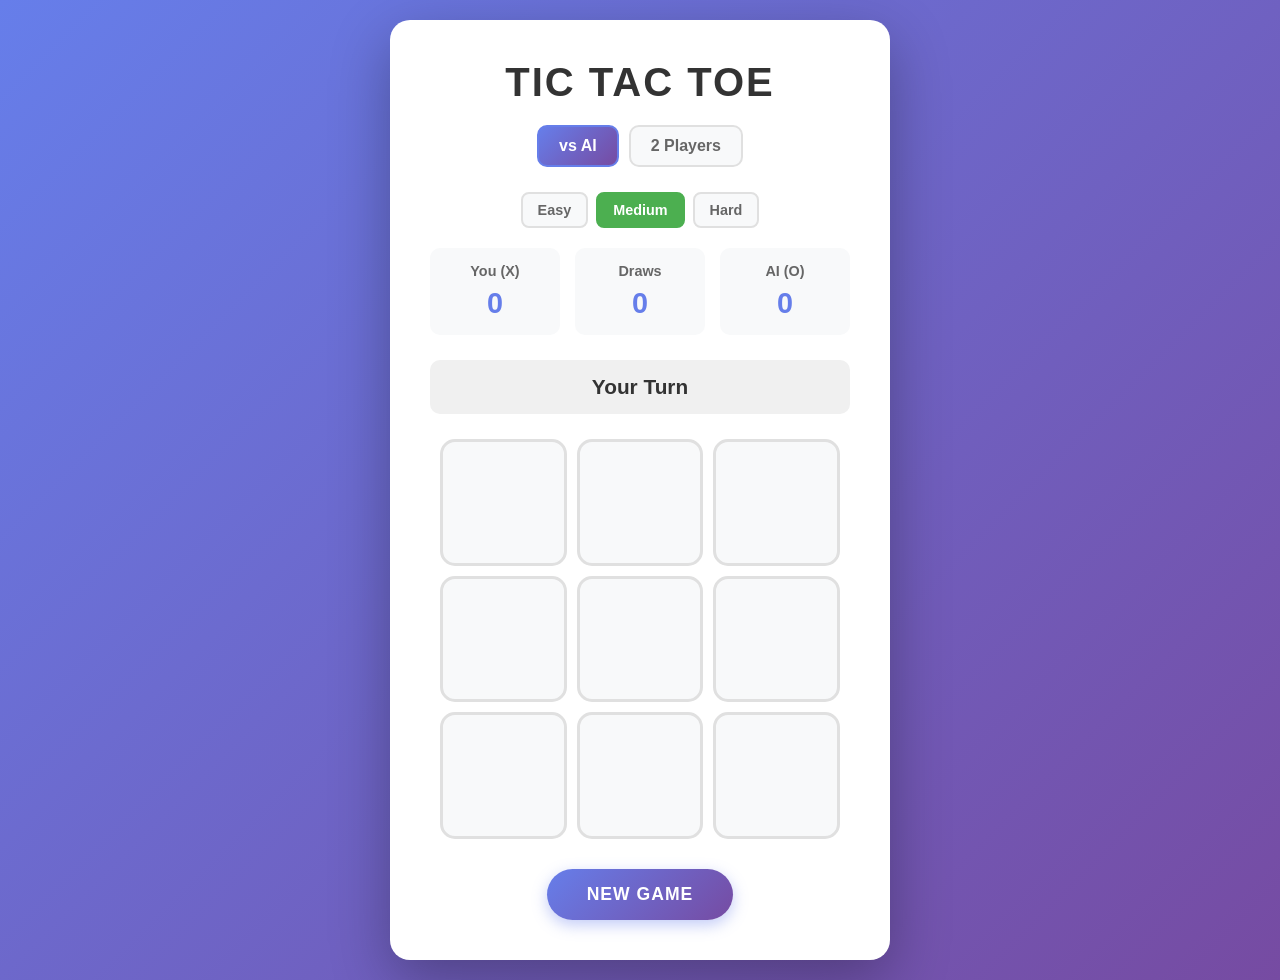
<file: index.html>
<!DOCTYPE html>
<html lang="en">
<head>
    <meta charset="UTF-8">
    <meta name="viewport" content="width=device-width, initial-scale=1.0">
    <title>Tic Tac Toe - vs AI</title>
    <link rel="stylesheet" href="tac.css">
</head>
<body>
    <div class="container">
        <h1 class="title">Tic Tac Toe</h1>
        
        <div class="mode-selection">
            <button class="mode-btn active" data-mode="ai">vs AI</button>
            <button class="mode-btn" data-mode="2player">2 Players</button>
        </div>

        <div class="difficulty-selection show">
            <button class="difficulty-btn" data-difficulty="easy">Easy</button>
            <button class="difficulty-btn active" data-difficulty="medium">Medium</button>
            <button class="difficulty-btn" data-difficulty="hard">Hard</button>
        </div>
        
        <div class="scoreboard">
            <div class="score-item">
                <div class="score-label" id="player1Label">You (X)</div>
                <div class="score-value" id="scoreX">0</div>
            </div>
            <div class="score-item">
                <div class="score-label">Draws</div>
                <div class="score-value" id="scoreDraw">0</div>
            </div>
            <div class="score-item">
                <div class="score-label" id="player2Label">AI (O)</div>
                <div class="score-value" id="scoreO">0</div>
            </div>
        </div>
        
        <div class="status" id="gameStatus">Your Turn</div>
        
        <div class="board" id="gameBoard">
            <div class="cell" data-index="0"></div>
            <div class="cell" data-index="1"></div>
            <div class="cell" data-index="2"></div>
            <div class="cell" data-index="3"></div>
            <div class="cell" data-index="4"></div>
            <div class="cell" data-index="5"></div>
            <div class="cell" data-index="6"></div>
            <div class="cell" data-index="7"></div>
            <div class="cell" data-index="8"></div>
        </div>
        
        <button class="reset-btn" id="resetBtn">New Game</button>
    </div>
    
    <script src="toe.js"></script>
</body>
</html>
</file>
<file: tac.css>
* {
    margin: 0;
    padding: 0;
    box-sizing: border-box;
}

body {
    font-family: 'Segoe UI', Tahoma, Geneva, Verdana, sans-serif;
    background: linear-gradient(135deg, #667eea 0%, #764ba2 100%);
    min-height: 100vh;
    display: flex;
    justify-content: center;
    align-items: center;
    padding: 20px;
}

.container {
    background: white;
    border-radius: 20px;
    padding: 40px;
    box-shadow: 0 20px 60px rgba(0, 0, 0, 0.3);
    max-width: 500px;
    width: 100%;
    text-align: center;
}

.title {
    color: #333;
    font-size: 2.5em;
    margin-bottom: 20px;
    text-transform: uppercase;
    letter-spacing: 2px;
}

.mode-selection {
    display: flex;
    gap: 10px;
    margin-bottom: 25px;
    justify-content: center;
}

.mode-btn {
    background: #f8f9fa;
    border: 2px solid #e0e0e0;
    padding: 10px 20px;
    border-radius: 10px;
    cursor: pointer;
    font-size: 1em;
    font-weight: 600;
    transition: all 0.3s ease;
    color: #666;
}

.mode-btn:hover {
    border-color: #667eea;
    background: #e3f2fd;
}

.mode-btn.active {
    background: linear-gradient(135deg, #667eea 0%, #764ba2 100%);
    color: white;
    border-color: #667eea;
}

.difficulty-selection {
    display: none;
    gap: 8px;
    margin-bottom: 20px;
    justify-content: center;
}

.difficulty-selection.show {
    display: flex;
}

.difficulty-btn {
    background: #f8f9fa;
    border: 2px solid #e0e0e0;
    padding: 8px 15px;
    border-radius: 8px;
    cursor: pointer;
    font-size: 0.9em;
    font-weight: 600;
    transition: all 0.3s ease;
    color: #666;
}

.difficulty-btn:hover {
    border-color: #667eea;
    background: #e3f2fd;
}

.difficulty-btn.active {
    background: #4caf50;
    color: white;
    border-color: #4caf50;
}

.scoreboard {
    display: flex;
    justify-content: space-around;
    margin-bottom: 25px;
    gap: 15px;
}

.score-item {
    background: #f8f9fa;
    padding: 15px 20px;
    border-radius: 10px;
    flex: 1;
    transition: transform 0.2s ease;
}

.score-item:hover {
    transform: translateY(-3px);
    box-shadow: 0 5px 15px rgba(0, 0, 0, 0.1);
}

.score-label {
    font-size: 0.9em;
    color: #666;
    margin-bottom: 8px;
    font-weight: 600;
}

.score-value {
    font-size: 1.8em;
    font-weight: bold;
    color: #667eea;
}

.status {
    font-size: 1.3em;
    font-weight: bold;
    color: #333;
    margin-bottom: 25px;
    padding: 15px;
    background: #f0f0f0;
    border-radius: 10px;
    transition: all 0.3s ease;
}

.status.win {
    background: #4caf50;
    color: white;
    animation: celebrate 0.5s ease;
}

.status.lose {
    background: #f44336;
    color: white;
    animation: celebrate 0.5s ease;
}

.status.draw {
    background: #ff9800;
    color: white;
}

.status.thinking {
    background: #2196f3;
    color: white;
}

.board {
    display: grid;
    grid-template-columns: repeat(3, 1fr);
    gap: 10px;
    margin-bottom: 30px;
    max-width: 400px;
    margin-left: auto;
    margin-right: auto;
}

.cell {
    aspect-ratio: 1;
    background: #f8f9fa;
    border: 3px solid #e0e0e0;
    border-radius: 15px;
    display: flex;
    justify-content: center;
    align-items: center;
    font-size: 3em;
    font-weight: bold;
    cursor: pointer;
    transition: all 0.3s ease;
    user-select: none;
}

.cell:hover {
    background: #e3f2fd;
    transform: scale(1.05);
    border-color: #667eea;
}

.cell.disabled {
    cursor: not-allowed;
    opacity: 0.6;
}

.cell.disabled:hover {
    transform: none;
    background: #f8f9fa;
}

.cell.x {
    color: #e91e63;
    animation: popIn 0.3s ease;
}

.cell.o {
    color: #2196f3;
    animation: popIn 0.3s ease;
}

.cell.winner {
    background: #4caf50;
    color: white;
    animation: winPulse 0.6s ease;
}

.reset-btn {
    background: linear-gradient(135deg, #667eea 0%, #764ba2 100%);
    color: white;
    border: none;
    padding: 15px 40px; 
    font-size: 1.1em;
    font-weight: bold;
    border-radius: 50px;
    cursor: pointer;
    transition: all 0.3s ease;
    box-shadow: 0 5px 15px rgba(102, 126, 234, 0.4);
    text-transform: uppercase;
    letter-spacing: 1px;
}

.reset-btn:hover {
    transform: translateY(-2px);
    box-shadow: 0 8px 20px rgba(102, 126, 234, 0.6);
}

.reset-btn:active {
    transform: translateY(0);
}

@keyframes popIn {
    0% {
        transform: scale(0);
        opacity: 0;
    }
    50% {
        transform: scale(1.2);
    }
    100% {
        transform: scale(1);
        opacity: 1;
    }
}

@keyframes winPulse {
    0%, 100% {
        transform: scale(1);
    }
    50% {
        transform: scale(1.1);
    }
}

@keyframes celebrate {
    0%, 100% {
        transform: scale(1);
    }
    25% {
        transform: scale(1.05) rotate(-2deg);
    }
    75% {
        transform: scale(1.05) rotate(2deg);
    }
}

@media (max-width: 600px) {
    .container {
        padding: 25px;
    }
    
    .title {
        font-size: 2em;
        margin-bottom: 15px;
    }

    .mode-selection {
        flex-direction: column;
    }

    .mode-btn {
        width: 100%;
    }
    
    .scoreboard {
        gap: 10px;
    }
    
    .score-item {
        padding: 12px 15px;
    }
    
    .score-label {
        font-size: 0.8em;
    }
    
    .score-value {
        font-size: 1.5em;
    }
    
    .status {
        font-size: 1.1em;
        padding: 12px;
        margin-bottom: 20px;
    }
    
    .cell {
        font-size: 2.5em;
    }
    
    .board {
        gap: 8px;
        margin-bottom: 25px;
    }
    
    .reset-btn {
        padding: 12px 30px;
        font-size: 1em;
    }
}

@media (max-width: 400px) {
    .title {
        font-size: 1.5em;
    }
    
    .cell {
        font-size: 2em;
        border-width: 2px;
    }
    
    .score-label {
        font-size: 0.7em;
    }
    
    .score-value {
        font-size: 1.3em;
    }
}
</file>
